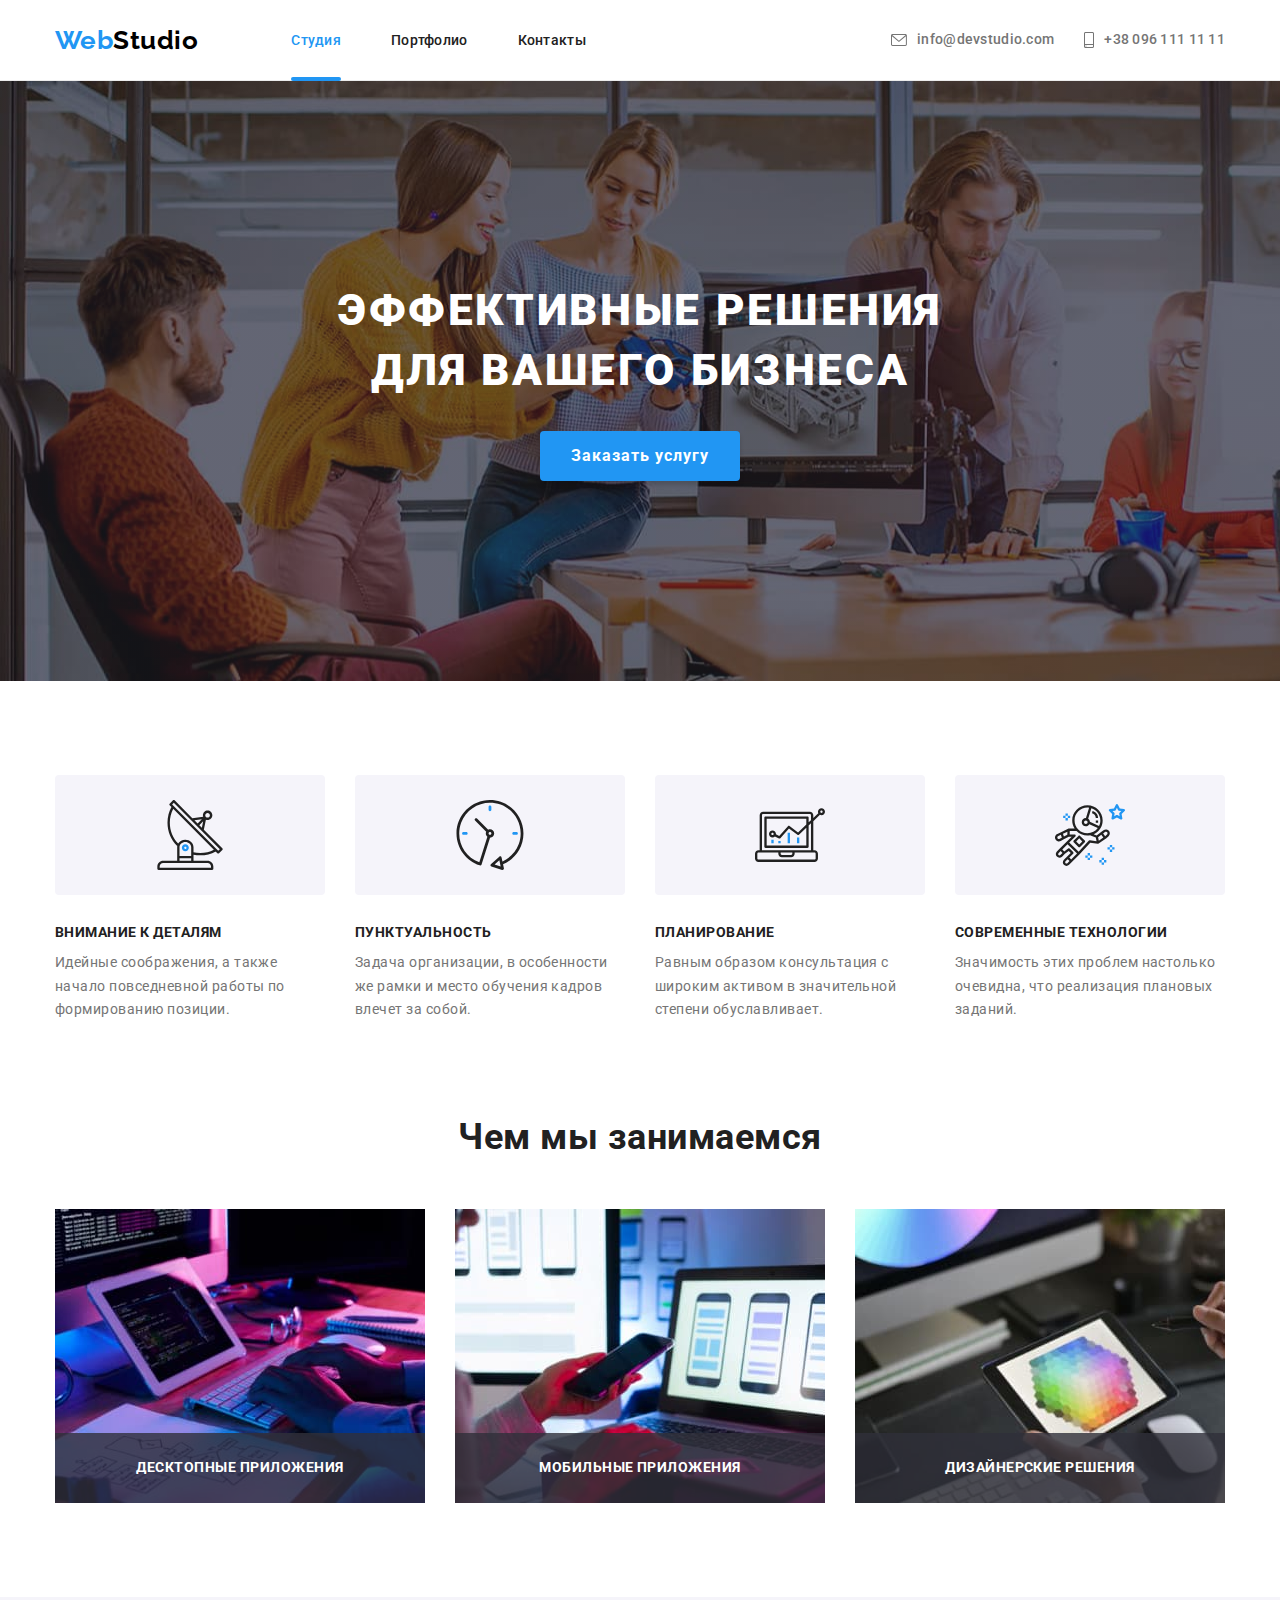
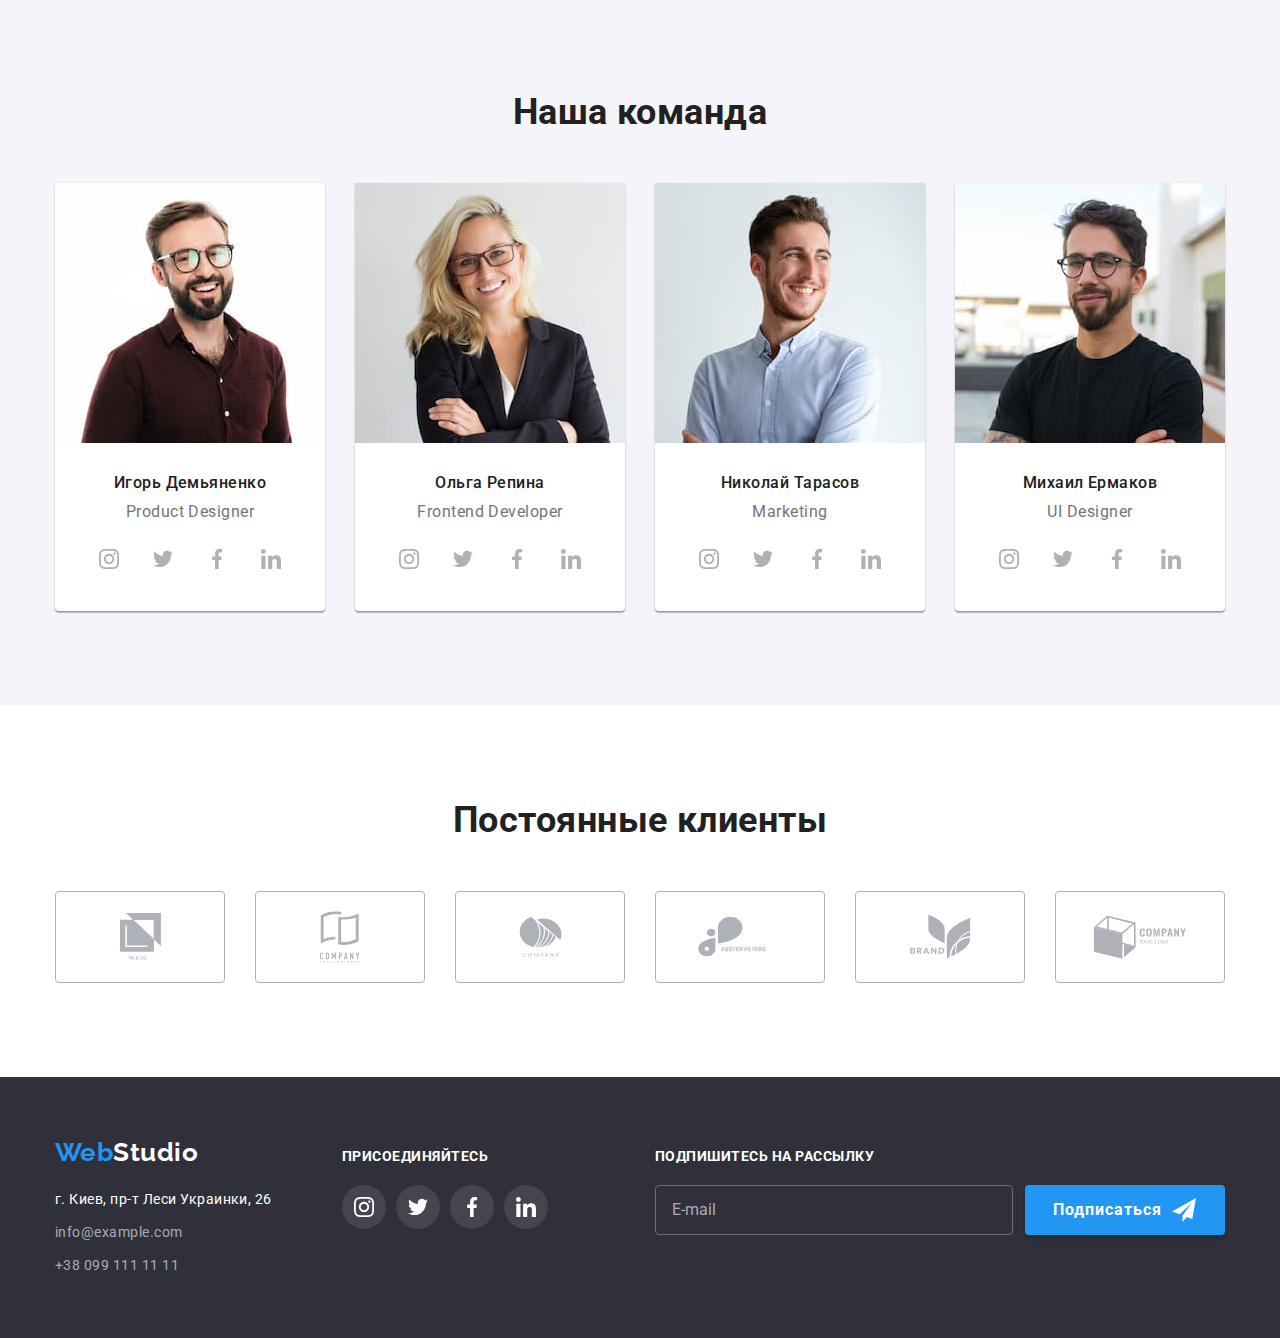
<file: index.html>
<!DOCTYPE html>
<html lang="ru">

<head>
    <meta charset="UTF-8">
    <meta http-equiv="X-UA-Compatible" content="IE=edge">
    <meta name="viewport" content="width=device-width, initial-scale=1.0">
    <title>WebStudio</title>
    <link rel="stylesheet" href="https://cdnjs.cloudflare.com/ajax/libs/modern-normalize/1.0.0/modern-normalize.min.css">
    <link rel="preconnect" href="https://fonts.gstatic.com">
    <link href="https://fonts.googleapis.com/css2?family=Raleway:wght@700&family=Roboto:wght@400;500;700;900&display=swap"
        rel="stylesheet">
    <link rel="stylesheet" href="./css/main.min.css">
</head>

<body>
    <!-- Header -->
    <header class="header">
        <div class="container header__container">
        <nav class="header__navigation">
            <a href="" class="logo logo--black link" lang="en"><span class="logo--blue">Web</span>Studio</a>

            <ul class="menu list">
                <li class="menu__item"><a href="" class="menu__link menu__link--current link">Студия</a></li>
                <li class="menu__item"><a href="./portfolio.html" class="menu__link link">Портфолио</a></li>
                <li class="menu__item"><a href="" class="menu__link link">Контакты</a></li>
            </ul>
        </nav>

        <ul class="contacts header__contacts list">
            <li class="contacts__item contacts__item--in-header">
                <a href="mailto:info@devstudio.com" class="contacts__link contacts__link--in-header link">
                    <svg class="contacts__icon" width="16" height="12">
                        <use href="./images/icons.svg#icon-envelope"></use>
                    </svg>
                    <span>info@devstudio.com</span>
                </a>
            </li>
            <li class="contacts__item contacts__item--in-header">
                <a href="tel:+380961111111" class="contacts__link contacts__link--in-header link">
                    <svg class="contacts__icon" width="10" height="16">
                        <use href="./images/icons.svg#icon-smartphone"></use>
                    </svg>
                    <span>+38 096 111 11 11</span>
                </a>
            </li>
        </ul>
        </div>
    </header>

    <!-- Main content -->
    <main>
        <div>
            <section class="hero">
                <div class="container">
                <h1 class="hero__title">Эффективные решения для вашего бизнеса</h1>
                <button type="button" class="button" data-modal-open>Заказать услугу</button>
                </div>
            </section>
        </div>

        <div>
            <section class="advantages">
                <div class="container">
                <h2 class="section-title hidden">Почему именно мы</h2>
                <ul class="advantages-list list">
                    <li class="advantages-list__item">
                        <div class="advantages-list__icon">
                            <svg width="70" height="70">
                            <use href="./images/icons.svg#icon-antenna"></use>
                            </svg>
                        </div>
                        <h3 class="advantages-list__title">Внимание к деталям</h3>
                        <p class="advantages-list__text">Идейные соображения, а также начало повседневной работы по формированию позиции.</p>
                    </li>
                    <li class="advantages-list__item">
                        <div class="advantages-list__icon">
                            <svg width="70" height="70">
                            <use href="./images/icons.svg#icon-clock"></use>
                        </svg>
                        </div>
                        <h3 class="advantages-list__title">Пунктуальность</h3>
                        <p class="advantages-list__text">Задача организации, в особенности же рамки и место обучения кадров влечет за собой.</p>
                    </li>
                    <li class="advantages-list__item">
                        <div class="advantages-list__icon">
                            <svg width="70" height="70">
                            <use href="./images/icons.svg#icon-diagram"></use>
                        </svg>
                        </div>
                        <h3 class="advantages-list__title">Планирование</h3>
                        <p class="advantages-list__text">Равным образом консультация с широким активом в значительной степени обуславливает.</p>
                    </li>
                    <li class="advantages-list__item">
                        <div class="advantages-list__icon">
                            <svg width="70" height="70">
                            <use href="./images/icons.svg#icon-astronaut"></use>
                        </svg>
                        </div>
                        <h3 class="advantages-list__title">Современные технологии</h3>
                        <p class="advantages-list__text">Значимость этих проблем настолько очевидна, что реализация плановых заданий.</p>
                    </li>
                </ul>
                </div>
            </section>
        </div>

        <div>
            <section class="works section">
                <div class="container">
                <h2 class="section-title">Чем мы занимаемся</h2>
                <ul class="works-list list">
                    <li class="works-list__item">
                        <img src="./images/box1.jpeg" alt="Человек пишет код" width="370">
                        <p class="works-list__text">Десктопные приложения</p>
                    </li>
                    <li class="works-list__item">
                        <img src="./images/box2.jpeg" alt="Человек с телефоном в руке" width="370">
                        <p class="works-list__text">Мобильные приложения</p>
                    </li>
                    <li class="works-list__item">
                        <img src="./images/box3.jpeg" alt="Человек выбирает цвет из гаммы" width="370">
                        <p class="works-list__text">Дизайнерские решения</p>
                    </li>
                </ul>
                </div>
            </section>
        </div>
        

        <div>
            <section class="team-section section">
                <div class="container">
                <h2 class="section-title">Наша команда</h2>
                <ul class="member list">
                    <li class="member__card">
                        <img class="member__photo" src="./images/img1.jpeg" alt="фото продакт дизайнера" width="270">
                        
                        <div class="member__meta">
                           <h3 class="member__name">Игорь Демьяненко</h3>
                           <p class="member__position">Product Designer</p>
                           <ul class="social-list list">
                               <li class="social-list__item">
                                   <a href="" class="social-list__link link">
                                       <svg class="social-list__icon">
                                           <use href="./images/icons.svg#icon-instagram"></use>
                                       </svg>
                                   </a>
                               </li>
                               <li class="social-list__item">
                                   <a href="" class="social-list__link link">
                                       <svg class="social-list__icon">
                                           <use href="./images/icons.svg#icon-twitter"></use>
                                       </svg>
                                   </a>
                               </li>
                               <li class="social-list__item">
                                   <a href="" class="social-list__link link">
                                       <svg class="social-list__icon">
                                           <use href="./images/icons.svg#icon-facebook"></use>
                                       </svg>
                                   </a>
                               </li>
                               <li class="social-list__item">
                                   <a href="" class="social-list__link link">
                                       <svg class="social-list__icon">
                                           <use href="./images/icons.svg#icon-linkedin"></use>
                                       </svg>
                                   </a>
                               </li>
                           </ul>
                        </div>
                    </li>
                    <li class="member__card">
                        <img class="member__photo" src="./images/img2.jpeg" alt="фото фронтенд разработчика" width="270">
                        <div class="member__meta">
                           <h3 class="member__name">Ольга Репина</h3>
                           <p class="member__position">Frontend Developer</p>
                           <ul class="social-list list">
                               <li class="social-list__item">
                                   <a href="" class="social-list__link link">
                                       <svg class="social-list__icon">
                                           <use href="./images/icons.svg#icon-instagram"></use>
                                       </svg>
                                   </a>
                               </li>
                               <li class="social-list__item">
                                   <a href="" class="social-list__link link">
                                       <svg class="social-list__icon">
                                           <use href="./images/icons.svg#icon-twitter"></use>
                                       </svg>
                                   </a>
                               </li>
                               <li class="social-list__item">
                                   <a href="" class="social-list__link link">
                                       <svg class="social-list__icon">
                                           <use href="./images/icons.svg#icon-facebook"></use>
                                       </svg>
                                   </a>
                               </li>
                               <li class="social-list__item">
                                   <a href="" class="social-list__link link">
                                       <svg class="social-list__icon">
                                           <use href="./images/icons.svg#icon-linkedin"></use>
                                       </svg>
                                   </a>
                               </li>
                           </ul>
                       </div>
                    </li>
                    <li class="member__card">
                        <img class="member__photo" src="./images/img3.jpeg" alt="фото специалиста по маркетингу" width="270">
                        <div class="member__meta">
                            <h3 class="member__name">Николай Тарасов</h3>
                            <p class="member__position">Marketing</p>
                            <ul class="social-list list">
                                <li class="social-list__item">
                                    <a href="" class="social-list__link link">
                                        <svg class="social-list__icon">
                                            <use href="./images/icons.svg#icon-instagram"></use>
                                        </svg>
                                    </a>
                                </li>
                                <li class="social-list__item">
                                    <a href="" class="social-list__link link">
                                        <svg class="social-list__icon">
                                            <use href="./images/icons.svg#icon-twitter"></use>
                                        </svg>
                                    </a>
                                </li>
                                <li class="social-list__item">
                                    <a href="" class="social-list__link link">
                                        <svg class="social-list__icon">
                                            <use href="./images/icons.svg#icon-facebook"></use>
                                        </svg>
                                    </a>
                                </li>
                                <li class="social-list__item">
                                    <a href="" class="social-list__link link">
                                        <svg class="social-list__icon">
                                            <use href="./images/icons.svg#icon-linkedin"></use>
                                        </svg>
                                    </a>
                                </li>
                            </ul>
                        </div>
                    </li>
                    <li class="member__card">
                        <img class="member__photo" src="./images/img4.jpeg" alt="фото дизайнера" width="270">
                        <div class="member__meta">
                            <h3 class="member__name">Михаил Ермаков</h3>
                            <p class="member__position">UI Designer</p>
                            <ul class="social-list list">
                                <li class="social-list__item">
                                    <a href="" class="social-list__link link">
                                        <svg class="social-list__icon">
                                            <use href="./images/icons.svg#icon-instagram"></use>
                                        </svg>
                                    </a>
                                </li>
                                <li class="social-list__item">
                                    <a href="" class="social-list__link link">
                                        <svg class="social-list__icon">
                                            <use href="./images/icons.svg#icon-twitter"></use>
                                        </svg>
                                    </a>
                                </li>
                                <li class="social-list__item">
                                    <a href="" class="social-list__link link">
                                        <svg class="social-list__icon">
                                            <use href="./images/icons.svg#icon-facebook"></use>
                                        </svg>
                                    </a>
                                </li>
                                <li class="social-list__item">
                                    <a href="" class="social-list__link link">
                                        <svg class="social-list__icon">
                                            <use href="./images/icons.svg#icon-linkedin"></use>
                                        </svg>
                                    </a>
                                </li>
                            </ul>
                        </div>
                    </li>
                </ul>
                </div>
            </section>
        </div>

        <div>
            <section class="clients section">
                <div class="container">
                    <h2 class="section-title">Постоянные клиенты</h2>
                    <ul class="client list"> 
                        <li class="client__card">
                            <a href="" class="client__link link">
                                <svg class="client__icon" width="41" height="47">
                                    <use href="./images/icons.svg#icon-company1"></use>
                                </svg>
                            </a>
                        </li>
                        <li class="client__card">
                            <a href="" class="client__link link">
                                <svg class="client__icon" width="40" height="52">
                                    <use href="./images/icons.svg#icon-company2"></use>
                                </svg>
                            </a>
                        </li>
                        <li class="client__card">
                            <a href="" class="client__link link">
                                <svg class="client__icon" width="43" height="41">
                                    <use href="./images/icons.svg#icon-company3"></use>
                                </svg>
                            </a>
                        </li>
                        <li class="client__card">
                            <a href="" class="client__link link">
                                <svg class="client__icon" width="84" height="41">
                                    <use href="./images/icons.svg#icon-company4"></use>
                                </svg>
                            </a>
                        </li>
                        <li class="client__card">
                            <a href="" class="client__link link">
                                <svg class="client__icon" width="63" height="45">
                                    <use href="./images/icons.svg#icon-company5"></use>
                                </svg>
                            </a>
                        </li>
                        <li class="client__card">
                            <a href="" class="client__link link">
                                <svg class="client__icon" width="94" height="44">
                                    <use href="./images/icons.svg#icon-company6"></use>
                                </svg>
                            </a>
                        </li>
                    </ul>
                </div>

            </section>
        </div>

    </main>

    <!-- ================ F O O T E R ================ -->
    <footer class="footer">
        <div class="container footer__container">
        <div class="footer__contacts">
        <a href="" class="logo logo--white link" lang="en"><span class="logo--blue">Web</span>Studio</a>
        <ul class="contacts list">
            <li class="contacts__item contacts__item--in-footer">
                <address><p class="contacts__address">г. Киев, пр-т Леси Украинки, 26</p></address>
            </li>
            <li class="contacts__item contacts__item--in-footer"><a href="mailto:info@example.com" class="contacts__link contacts__link--in-footer link">info@example.com</a></li>
            <li class="contacts__item contacts__item--in-footer"><a href="tel:+380991111111" class="contacts__link contacts__link--in-footer link">+38 099 111 11 11</a></li>
        </ul>
        </div>

        <div class="footer__social">
        <h3 class="footer__text">присоединяйтесь</h3>
        <ul class="social-list list">
            <li class="social-list__item">
                <a href="" class="social-list__link social-list__link--in-footer link">
                    <svg class="social-list__icon">
                        <use href="./images/icons.svg#icon-instagram"></use>
                    </svg>
                </a>
            </li>
            <li class="social-list__item">
                <a href="" class="social-list__link social-list__link--in-footer link">
                    <svg class="social-list__icon">
                        <use href="./images/icons.svg#icon-twitter"></use>
                    </svg>
                </a>
            </li>
            <li class="social-list__item">
                <a href="" class="social-list__link social-list__link--in-footer link">
                    <svg class="social-list__icon">
                        <use href="./images/icons.svg#icon-facebook"></use>
                    </svg>
                </a>
            </li>
            <li class="social-list__item">
                <a href="" class="social-list__link social-list__link--in-footer link">
                    <svg class="social-list__icon">
                        <use href="./images/icons.svg#icon-linkedin"></use>
                    </svg>
                </a>
            </li>
        </ul>
        </div>
        <div class="footer__subscribe">
            <p class="footer__text">Подпишитесь на рассылку</p>
            <form action="#" class="subscription-form">
                <input type="email" placeholder="E-mail" name="user-email" class="subscription-form__input" required>
                <button type="submit" class="button button--with-icon">
                    <span class="button__text">Подписаться</span>
                    <svg class="button__icon--end" width="24" height="24">
                        <use href="./images/icons.svg#icon-telegram"></use>
                    </svg>
                </button>
            </form>
        </div>

        </div>
    </footer>

    <!-- ================ B A C K D R O P ================ -->
<div class="backdrop is-hidden" data-modal>
    <div class="modal">
        <button type="button" class="close-btn" data-modal-close>
            <svg class="close-btn__icon">
                <use href="./images/icons.svg#icon-close-icon"></use>
            </svg>
        </button>
        <form action="#" class="modal-form"> 
           <p class="modal-form__title">Оставьте свои данные, мы вам перезвоним</p>

           <label for="user-name" class="modal-form__label modal-form__label--first">Имя</label>
           <div class="modal-form__input-field">
           <input class="modal-form__input" type="text" name="user-name" id="user-name" minlength="2" required>
           <svg class="modal-form__icon" width="18" height="18">
            <use href="./images/icons.svg#icon-user-icon"></use>
           </svg>
           </div>

           <label for="user-number" class="modal-form__label">Телефон</label>
           <div class="modal-form__input-field">
           <input class="modal-form__input" type="tel" name="user-number" id="user-number" required pattern="[0-9]{3}-[0-9]{3}-[0-9]{2}-[0-9]{2}" title="0xx-xxx-xx-xx">
           <svg class="modal-form__icon" width="18" height="18">
            <use href="./images/icons.svg#icon-form-phone"></use>
           </svg>
           </div>

           <label for="user-email" class="modal-form__label">Почта</label>
           <div class="modal-form__input-field">
           <input class="modal-form__input" type="email" name="user-email" id="user-email">
           <svg class="modal-form__icon" width="18" height="18">
               <use href="./images/icons.svg#icon-form-envelope"></use>
           </svg>
           </div>

           <label for="user-message" class="modal-form__label">Комментарий</label>
           <textarea class="modal-form__textarea" name="user-message" id="user-message" placeholder="Введите текст"></textarea>

           <label class="modal-form__policy-agreement">
            <input class="checkbox hidden" type="checkbox" name="user-agreement" value="policy-accepted">
            <svg class="checkbox__icon" width="16" height="15">
                <use href="./images/icons.svg#icon-check-icon"></use>
            </svg>
            Соглашаюсь с рассылкой и принимаю <a href="">Условия договора</a>
            </label>
           <button class="button" type="submit">Отправить</button>

        </form>
    </div>
</div>

<script src="./js/modal.js"></script>
</body>

</html>
</file>
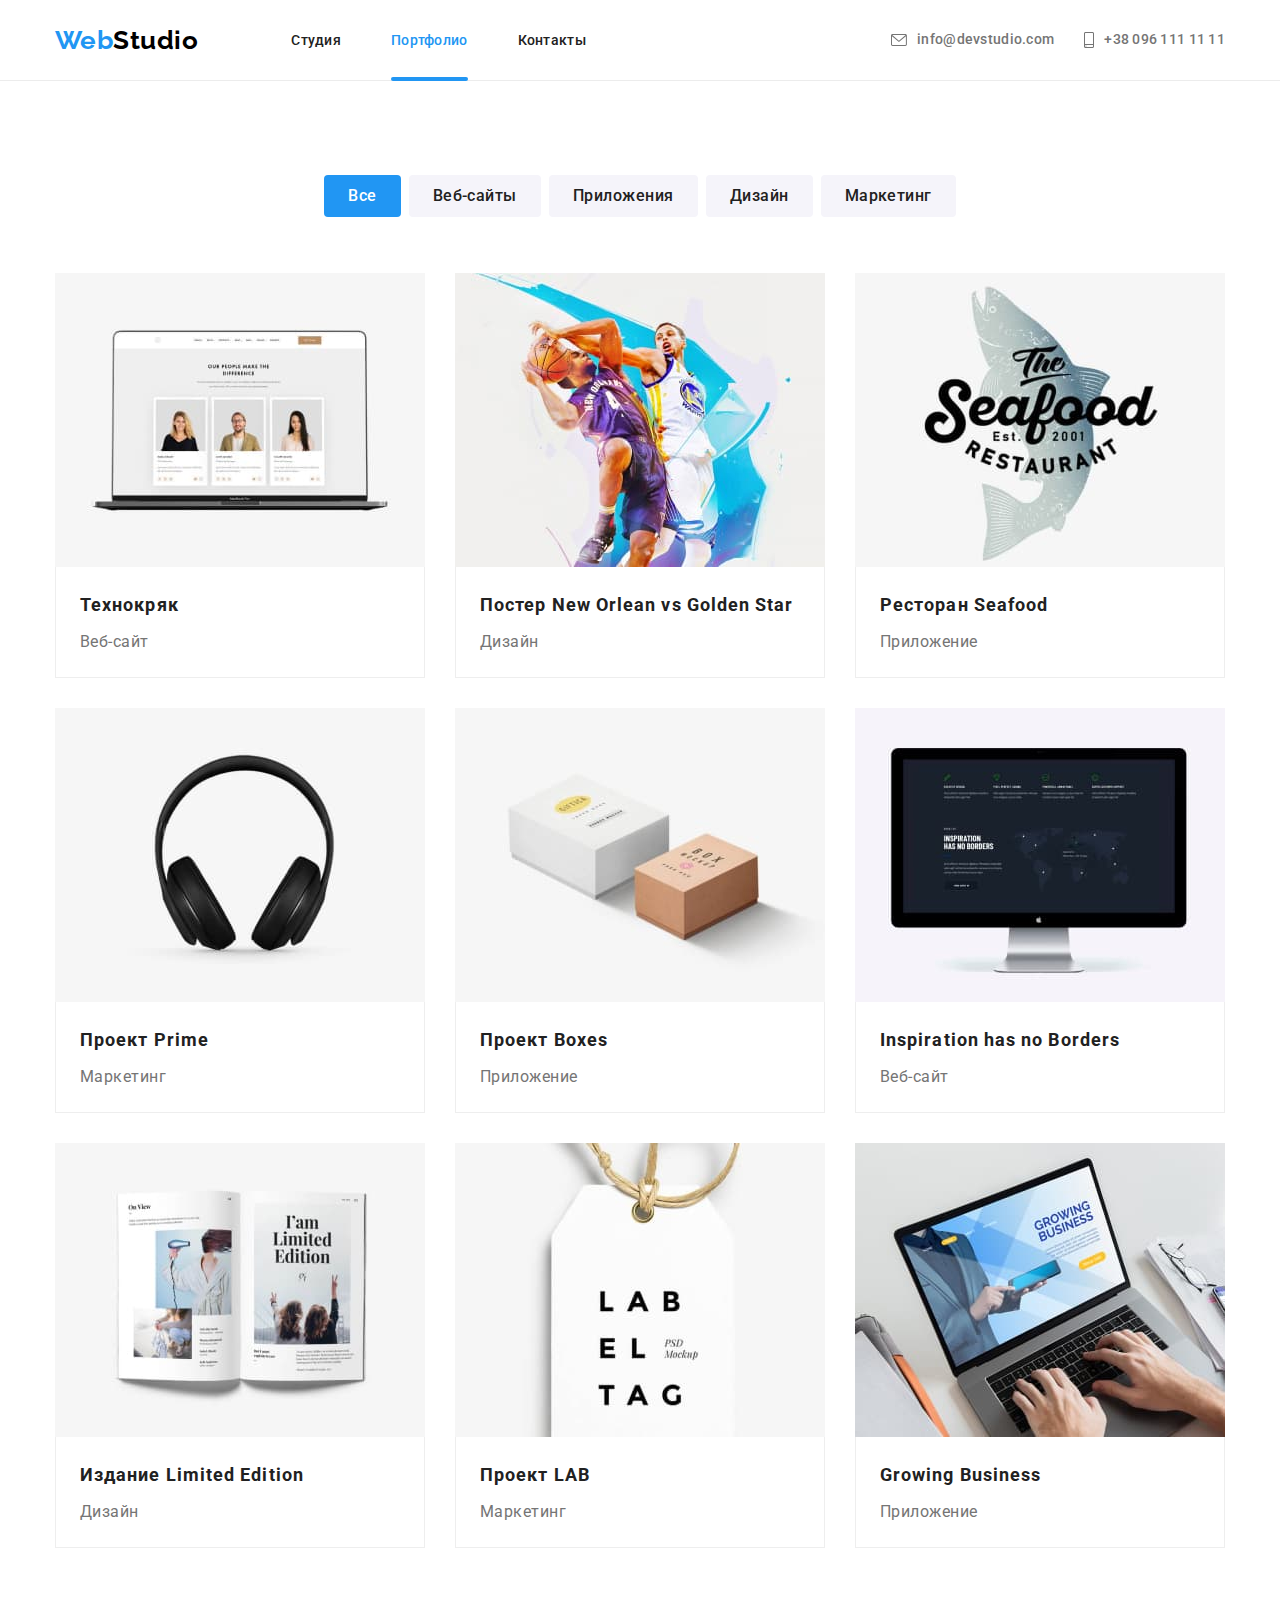
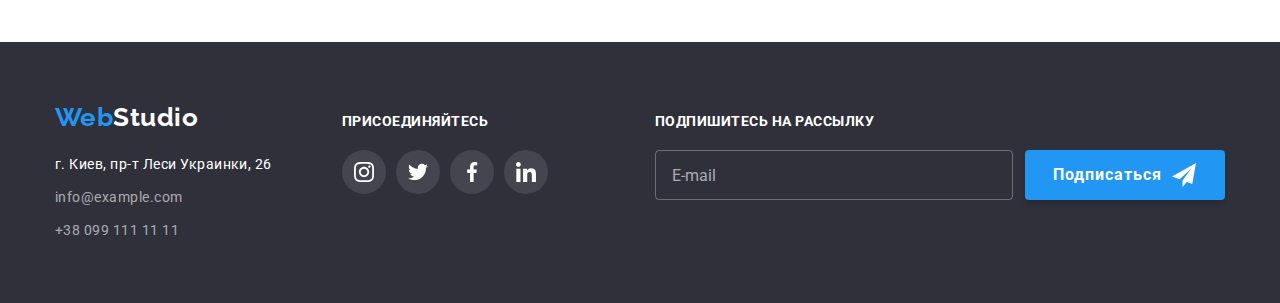
<file: portfolio.html>
<!DOCTYPE html>
<html lang="ru">

<head>
    <meta charset="UTF-8">
    <meta http-equiv="X-UA-Compatible" content="IE=edge">
    <meta name="viewport" content="width=device-width, initial-scale=1.0">
    <title>Portfolio</title>
    <link rel="stylesheet" href="https://cdnjs.cloudflare.com/ajax/libs/modern-normalize/1.0.0/modern-normalize.min.css">
    <link rel="preconnect" href="https://fonts.gstatic.com">
    <link href="https://fonts.googleapis.com/css2?family=Raleway:wght@700&family=Roboto:wght@400;500;700&display=swap"
        rel="stylesheet">
    <link rel="stylesheet" href="./css/main.min.css">
</head>

<body>
    <!-- Header -->
    <header class="header">
        <div class="container header__container">
        <nav class="header__navigation">
            <a href="./index.html" class="logo logo--black link" lang="en"><span class="logo--blue">Web</span>Studio</a>

            <ul class="menu list">
                <li class="menu__item"><a href="./index.html" class="menu__link link">Студия</a></li>
                <li class="menu__item"><a href="" class="menu__link menu__link--current link">Портфолио</a></li>
                <li class="menu__item"><a href="" class="menu__link link">Контакты</a></li>
            </ul>
        </nav>
        
        <ul class="contacts header__contacts list">
            <li class="contacts__item contacts__item--in-header">
                <a href="mailto:info@devstudio.com" class="contacts__link contacts__link--in-header link">
                <svg class="contacts__icon" width="16" height="12">
                    <use href="./images/icons.svg#icon-envelope"></use>
                </svg>
                <span>info@devstudio.com</span>
            </a>
        </li>
            <li class="contacts__item contacts__item--in-header">
                <a href="tel:+380961111111" class="contacts__link contacts__link--in-header link">
                    <svg class="contacts__icon" width="10" height="16">
                        <use href="./images/icons.svg#icon-smartphone"></use>
                    </svg>
                    <span>+38 096 111 11 11</span>
                </a>
            </li>
        </ul>
        </div>
    </header>

    <!-- Main content -->
    <main>
        <section class="section">
            <div class="container">
            <h1 class="section-title hidden">Портфолио</h1>
            <ul class="filter list">
                <li class="filter__item"><button type="button" class="filter__button filter__button--main">Все</button></li>
                <li class="filter__item"><button type="button" class="filter__button">Веб-сайты</button></li>
                <li class="filter__item"><button type="button" class="filter__button">Приложения</button></li>
                <li class="filter__item"><button type="button" class="filter__button">Дизайн</button></li>
                <li class="filter__item"><button type="button" class="filter__button">Маркетинг</button></li>
            </ul>
            <ul class="portfolio list">
                <li class="portfolio__item">
                    <a href="" class="portfolio__link link">
                        <div class="portfolio__img-wrapper">
                            <img src="./images/portfolioimg1.jpeg" alt="Веб-сайт открыт на ноутбуке" width="370">
                            <p class="portfolio__overlay">Технокряк это современная площадка распространения коронавируса. Компании используют эту платформу
                                для цифрового
                                шпионажа и атак на защищённые сервера конкурентов.</p>
                        </div>
                        <div class="portfolio__card-meta">
                            <h2 class="portfolio__card-name">Технокряк</h2>
                            <p class="portfolio__card-text">Веб-сайт</p>
                        </div>
                    </a>
                </li>
                <li class="portfolio__item">
                    <a href="" class="portfolio__link link">
                        <div class="portfolio__img-wrapper">
                        <img src="./images/portfolioimg2.jpeg" alt="Двое игроков баскетбольной команды" width="370">
                        <p class="portfolio__overlay">Технокряк это современная площадка распространения коронавируса. Компании используют эту платформу
                            для цифрового
                            шпионажа и атак на защищённые сервера конкурентов.</p>
                            </div>
                        <div class="portfolio__card-meta">
                            <h2 class="portfolio__card-name">Постер New Orlean vs Golden Star</h2>
                            <p class="portfolio__card-text">Дизайн</p>
                        </div>
                    </a>
                </li>
                <li class="portfolio__item">
                    <a href="" class="portfolio__link link">
                        <div class="portfolio__img-wrapper">
                        <img src="./images/portfolioimg3.jpeg" alt="Логотип рыбного ресторана" width="370">
                        <p class="portfolio__overlay">Технокряк это современная площадка распространения коронавируса. Компании используют эту платформу
                            для цифрового
                            шпионажа и атак на защищённые сервера конкурентов.</p>
                        </div>
                        <div class="portfolio__card-meta">
                            <h2 class="portfolio__card-name">Ресторан Seafood</h2>
                            <p class="portfolio__card-text">Приложение</p>
                        </div>
                    </a>
                </li>
                <li class="portfolio__item">
                    <a href="" class="portfolio__link link">
                        <div class="portfolio__img-wrapper">
                        <img src="./images/portfolioimg4.jpeg" alt="Беспроводные накладные наушники" width="370">
                        <p class="portfolio__overlay">Технокряк это современная площадка распространения коронавируса. Компании используют эту платформу
                            для цифрового
                            шпионажа и атак на защищённые сервера конкурентов.</p>
                        </div>
                        <div class="portfolio__card-meta">
                            <h2 class="portfolio__card-name">Проект Prime</h2>
                            <p class="portfolio__card-text">Маркетинг</p>
                        </div>
                    </a>
                </li>
                <li class="portfolio__item">
                    <a href="" class="portfolio__link link">
                        <div class="portfolio__img-wrapper">
                        <img src="./images/portfolioimg5.jpeg" alt="Белая и коричневая коробки" width="370">
                        <p class="portfolio__overlay">Технокряк это современная площадка распространения коронавируса. Компании используют эту платформу
                            для цифрового
                            шпионажа и атак на защищённые сервера конкурентов.</p>
                        </div>
                        <div class="portfolio__card-meta">
                            <h2 class="portfolio__card-name">Проект Boxes</h2>
                            <p class="portfolio__card-text">Приложение</p>
                        </div>
                    </a>
                </li>
                <li class="portfolio__item">
                    <a href="" class="portfolio__link link">
                        <div class="portfolio__img-wrapper">
                        <img src="./images/portfolioimg6.jpeg" alt="Веб-сайт на экране компьютера" width="370">
                        <p class="portfolio__overlay">Технокряк это современная площадка распространения коронавируса. Компании используют эту платформу
                            для цифрового
                            шпионажа и атак на защищённые сервера конкурентов.</p>
                        </div>
                        <div class="portfolio__card-meta">
                            <h2 class="portfolio__card-name">Inspiration has no Borders</h2>
                            <p class="portfolio__card-text">Веб-сайт</p>
                        </div>
                    </a>
                </li>
                <li class="portfolio__item">
                    <a href="" class="portfolio__link link">
                        <div class="portfolio__img-wrapper">
                        <img src="./images/portfolioimg7.jpeg" alt="Открытый глянцевый журнал" width="370">
                        <p class="portfolio__overlay">Технокряк это современная площадка распространения коронавируса. Компании используют эту платформу
                            для цифрового
                            шпионажа и атак на защищённые сервера конкурентов.</p>
                        </div>
                        <div class="portfolio__card-meta">
                            <h2 class="portfolio__card-name">Издание Limited Edition</h2>
                            <p class="portfolio__card-text">Дизайн</p>
                        </div>
                    </a> 
                </li>
                <li class="portfolio__item">
                    <a href="" class="portfolio__link link">
                        <div class="portfolio__img-wrapper">
                        <img src="./images/portfolioimg8.jpeg" alt="Картонная бирка" width="370">
                        <p class="portfolio__overlay">Технокряк это современная площадка распространения коронавируса. Компании используют эту платформу
                            для цифрового
                            шпионажа и атак на защищённые сервера конкурентов.</p>
                        </div>
                        <div class="portfolio__card-meta">
                            <h2 class="portfolio__card-name">Проект LAB</h2>
                            <p class="portfolio__card-text">Маркетинг</p>
                        </div>
                    </a>
                </li>
                <li class="portfolio__item">
                    <a href="" class="portfolio__link link">
                        <div class="portfolio__img-wrapper">
                        <img src="./images/portfolioimg9.jpeg" alt="Человек пользуется приложением на ноутбуке" width="370">
                        <p class="portfolio__overlay">Технокряк это современная площадка распространения коронавируса. Компании используют эту платформу
                            для цифрового
                            шпионажа и атак на защищённые сервера конкурентов.</p>
                        </div>
                        <div class="portfolio__card-meta">
                            <h2 class="portfolio__card-name" lang="en">Growing Business</h2>
                            <p class="portfolio__card-text">Приложение</p>
                        </div>
                    </a>
                </li>
            </ul>
            </div>
        </section>
    </main>

    <!-- Footer -->
    <footer class="footer">
        <div class="container footer__container">
        <div class="footer__contacts">
        <a href="" class="logo logo--white link" lang="en"><span class="logo--blue">Web</span>Studio</a>
        <ul class="contacts list">
            <li class="contacts__item contacts__item--in-footer"><address><p class="contacts__address">г. Киев, пр-т Леси Украинки, 26</p></address></li>
            <li class="contacts__item contacts__item--in-footer"><a href="mailto:info@example.com" class="contacts__link contacts__link--in-footer link">info@example.com</a></li>
            <li class="contacts__item contacts__item--in-footer"><a href="tel:+380991111111" class="contacts__link contacts__link--in-footer link">+38 099 111 11 11</a></li>
        </ul>
        </div>
       

        <div class="footer__social">
            <h3 class="footer__text">присоединяйтесь</h3>
            <ul class="social-list list">
                <li class="social-list__item">
                    <a href="" class="social-list__link social-list__link--in-footer link">
                        <svg class="social-list__icon">
                            <use href="./images/icons.svg#icon-instagram"></use>
                        </svg>
                    </a>
                </li>
                <li class="social-list__item">
                    <a href="" class="social-list__link social-list__link--in-footer link">
                        <svg class="social-list__icon">
                            <use href="./images/icons.svg#icon-twitter"></use>
                        </svg>
                    </a>
                </li>
                <li class="social-list__item">
                    <a href="" class="social-list__link social-list__link--in-footer link">
                        <svg class="social-list__icon">
                            <use href="./images/icons.svg#icon-facebook"></use>
                        </svg>
                    </a>
                </li>
                <li class="social-list__item">
                    <a href="" class="social-list__link social-list__link--in-footer link">
                        <svg class="social-list__icon">
                            <use href="./images/icons.svg#icon-linkedin"></use>
                        </svg>
                    </a>
                </li>
            </ul>
        </div>
        <div class="footer__subscribe">
            <p class="footer__text">Подпишитесь на рассылку</p>
            <form action="#" class="subscription-form">
                <input type="email" placeholder="E-mail" name="user-email" class="subscription-form__input" required>
                <button type="submit" class="button button--with-icon">
                    <span class="button__text">Подписаться</span>
                    <svg class="button__icon--end" width="24" height="24">
                        <use href="./images/icons.svg#icon-telegram"></use>
                    </svg>
                </button>
            </form>
        </div>
        </div>
    </footer>

</body>
</html>
</file>
<file: css/main.min.css>
:root{--primary-background-color: #ffffff;--secondary-background-color: #2f303a;--third-background-color: #f5f4fa;--primary-text-color: #212121;--secondary-text-color: #757575;--accent-color: #2196f3;--black-logo-color: #000000;--trird-text-color: rgba(255, 255, 255, 0.6);--icon-color: #afb1b8}.hidden{position:absolute;width:1px;height:1px;margin:-1px;border:0;padding:0;white-space:nowrap;-webkit-clip-path:inset(100%);clip-path:inset(100%);clip:rect(0 0 0 0);overflow:hidden}body{background-color:var(--primary-background-color);color:var(--primary-text-color);font-family:'Roboto', sans-serif;font-style:normal;font-weight:normal;letter-spacing:0.03em}h1,h2,h3,h4,h5,h6,p{margin-top:0;margin-bottom:0}ul,ol{margin-top:0;margin-bottom:0;padding-left:0}img{display:block;max-width:100%;height:auto}.list{list-style:none}.link{text-decoration:none}.section{padding-bottom:94px;padding-top:94px}.container{width:1200px;padding:0 15px;margin:0 auto}.logo{font-family:Raleway;font-weight:700;font-size:26px;line-height:1.19;-webkit-transition:color 250ms cubic-bezier(0.4, 0, 0.2, 1);transition:color 250ms cubic-bezier(0.4, 0, 0.2, 1)}.logo:hover,.logo:focus{color:var(--accent-color)}.logo--black{color:var(--black-logo-color);margin-right:93px}.logo--white{color:#ffffff;margin-bottom:20px;display:block;-webkit-transition:color 250ms cubic-bezier(0.4, 0, 0.2, 1);transition:color 250ms cubic-bezier(0.4, 0, 0.2, 1)}.logo--blue{color:var(--accent-color)}.header__contacts{display:-webkit-box;display:-ms-flexbox;display:flex;-webkit-box-align:center;-ms-flex-align:center;align-items:center}.contacts__item--in-header:not(:last-child){margin-right:30px}.contacts__link--in-header{font-weight:500;font-size:14px;line-height:1.14;letter-spacing:0.02em;color:var(--secondary-text-color);display:-webkit-box;display:-ms-flexbox;display:flex;-webkit-box-align:center;-ms-flex-align:center;align-items:center;padding:32px 0;-webkit-transition:color 250ms cubic-bezier(0.4, 0, 0.2, 1);transition:color 250ms cubic-bezier(0.4, 0, 0.2, 1)}.contacts__link--in-header:hover,.contacts__link--in-header:focus{color:var(--accent-color)}.contacts__icon{margin-right:10px;fill:currentColor}.contacts__item--in-footer:not(:last-child){margin-bottom:9px}.contacts__link--in-footer{font-size:14px;line-height:1.71;color:var(--trird-text-color);-webkit-transition:color 250ms cubic-bezier(0.4, 0, 0.2, 1);transition:color 250ms cubic-bezier(0.4, 0, 0.2, 1)}.contacts__link--in-footer:hover,.contacts__link--in-footer:focus{color:var(--accent-color)}.button{color:#ffffff;width:200px;height:50px;font-family:inherit;font-weight:700;font-size:16px;line-height:1.875;letter-spacing:0.06em;background:var(--accent-color);-webkit-box-shadow:0px 4px 4px rgba(0,0,0,0.15);box-shadow:0px 4px 4px rgba(0,0,0,0.15);border-color:transparent;border-width:0;border-radius:4px;cursor:pointer;margin:0 auto;-webkit-transition:background-color 250ms cubic-bezier(0.4, 0, 0.2, 1);transition:background-color 250ms cubic-bezier(0.4, 0, 0.2, 1)}.button:focus,.button:hover{background-color:#188ce8}.button--with-icon{display:-webkit-box;display:-ms-flexbox;display:flex;-webkit-box-align:center;-ms-flex-align:center;align-items:center;padding:10px 28px}.button__icon--end{margin-left:10px}.social-list{display:-webkit-box;display:-ms-flexbox;display:flex;-webkit-box-pack:justify;-ms-flex-pack:justify;justify-content:space-between}.social-list__link{display:-webkit-box;display:-ms-flexbox;display:flex;-webkit-box-align:center;-ms-flex-align:center;align-items:center;-webkit-box-pack:center;-ms-flex-pack:center;justify-content:center;width:44px;height:44px;background-color:#ffffff;border-radius:50%;color:var(--icon-color);-webkit-transition:background-color 250ms cubic-bezier(0.4, 0, 0.2, 1);transition:background-color 250ms cubic-bezier(0.4, 0, 0.2, 1)}.social-list__link:hover,.social-list__link:focus{background-color:var(--accent-color)}.social-list__link--in-footer{background:rgba(255,255,255,0.1);color:#ffffff}.social-list__link--in-footer:hover,.social-list__link--in-footer:focus{background-color:var(--accent-color)}.social-list__icon{width:20px;height:20px;fill:currentColor;-webkit-transition:fill 250ms cubic-bezier(0.4, 0, 0.2, 1);transition:fill 250ms cubic-bezier(0.4, 0, 0.2, 1)}.social-list__link:hover .social-list__icon,.social-list__link:focus .social-list__icon{fill:#ffffff}.section-title{font-weight:700;font-size:36px;line-height:1.17;text-align:center;margin-bottom:50px;margin-top:0}.backdrop{position:fixed;top:0;left:0;z-index:10;width:100vw;height:100vh;background:rgba(0,0,0,0.2);-webkit-transition:opacity 250ms cubic-bezier(0.4, 0, 0.2, 1),visibility 250ms cubic-bezier(0.4, 0, 0.2, 1);transition:opacity 250ms cubic-bezier(0.4, 0, 0.2, 1),visibility 250ms cubic-bezier(0.4, 0, 0.2, 1)}.is-hidden{opacity:0;visibility:hidden;pointer-events:none}.modal{position:absolute;top:50%;left:50%;-webkit-transform:translate(-50%, -50%);transform:translate(-50%, -50%);width:528px;height:581px;padding:40px;background:#ffffff;border-radius:4px}.close-btn{position:absolute;top:8px;right:8px;display:-webkit-box;display:-ms-flexbox;display:flex;-webkit-box-pack:center;-ms-flex-pack:center;justify-content:center;-webkit-box-align:center;-ms-flex-align:center;align-items:center;width:30px;height:30px;color:#000000;background:transparent;border:1px solid rgba(0,0,0,0.1);border-radius:50%;cursor:pointer}.close-btn__icon{width:11px;height:11px;padding:0;-webkit-transition:fill 250ms cubic-bezier(0.4, 0, 0.2, 1);transition:fill 250ms cubic-bezier(0.4, 0, 0.2, 1)}.close-btn:hover .close-btn__icon,.close-btn:focus .close-btn__icon{fill:var(--accent-color)}.modal-form{display:-webkit-box;display:-ms-flexbox;display:flex;-webkit-box-orient:vertical;-webkit-box-direction:normal;-ms-flex-direction:column;flex-direction:column}.modal-form__title{font-weight:700;font-size:20px;line-height:1.15;text-align:center;margin-bottom:12px}.modal-form__label{font-size:12px;line-height:1.166;letter-spacing:0.01em;color:var(--secondary-text-color);margin-bottom:4px;margin-top:10px}.modal-form__label--first.first{margin-top:0}.modal-form__input-field{position:relative}.modal-form__input,.modal-form__textarea{width:100%;height:40px;border:1px solid rgba(33,33,33,0.2);border-radius:4px}.modal-form__input{padding-left:42px;-webkit-transition:border-color 250ms cubic-bezier(0.4, 0, 0.2, 1);transition:border-color 250ms cubic-bezier(0.4, 0, 0.2, 1)}.modal-form__input:focus{border-color:var(--accent-color);outline:none}.modal-form__textarea{height:120px;padding:12px 16px;resize:none;margin-bottom:20px;-webkit-transition:border-color 250ms cubic-bezier(0.4, 0, 0.2, 1);transition:border-color 250ms cubic-bezier(0.4, 0, 0.2, 1)}.modal-form__textarea:focus{border-color:var(--accent-color);outline:none}.modal-form__textarea::-webkit-input-placeholder{color:rgba(117,117,117,0.5);font-size:12px;line-height:1.166;letter-spacing:0.01em}.modal-form__textarea:-ms-input-placeholder{color:rgba(117,117,117,0.5);font-size:12px;line-height:1.166;letter-spacing:0.01em}.modal-form__textarea::-ms-input-placeholder{color:rgba(117,117,117,0.5);font-size:12px;line-height:1.166;letter-spacing:0.01em}.modal-form__textarea::placeholder{color:rgba(117,117,117,0.5);font-size:12px;line-height:1.166;letter-spacing:0.01em}.modal-form__icon{position:absolute;top:50%;left:15px;-webkit-transform:translateY(-50%);transform:translateY(-50%);-webkit-transition:fill 250ms cubic-bezier(0.4, 0, 0.2, 1);transition:fill 250ms cubic-bezier(0.4, 0, 0.2, 1)}.modal-form__input:focus+.modal-form__icon{fill:var(--accent-color)}.modal-form__policy-agreement{display:inline-block;font-size:14px;line-height:1.714;color:var(--secondary-text-color);margin-left:auto;margin-right:auto;margin-bottom:30px}.menu{display:-webkit-box;display:-ms-flexbox;display:flex;-webkit-box-align:center;-ms-flex-align:center;align-items:center}.menu__item:not(:last-child){margin-right:50px}.menu__link{color:inherit;padding:32px 0;font-weight:500;font-size:14px;line-height:1.14;letter-spacing:0.02em;-webkit-transition:color 250ms cubic-bezier(0.4, 0, 0.2, 1);transition:color 250ms cubic-bezier(0.4, 0, 0.2, 1)}.menu__link:hover,.menu__link:focus{color:var(--accent-color)}.menu__link--current{color:var(--accent-color);position:relative}.menu__link--current::after{content:"";display:block;position:absolute;left:0;bottom:-1px;width:100%;height:4px;background:var(--accent-color);border-radius:2px}.subscription-form{display:-webkit-box;display:-ms-flexbox;display:flex;margin-left:auto}.subscription-form__input{width:358px;height:50px;border:1px solid rgba(255,255,255,0.3);border-radius:4px;background-color:transparent;color:#ffffff;padding-left:16px;margin-right:12px}.subscription-form__input::-webkit-input-placeholder{font-size:16px;line-height:1.25;color:rgba(255,255,255,0.6)}.subscription-form__input:-ms-input-placeholder{font-size:16px;line-height:1.25;color:rgba(255,255,255,0.6)}.subscription-form__input::-ms-input-placeholder{font-size:16px;line-height:1.25;color:rgba(255,255,255,0.6)}.subscription-form__input::placeholder{font-size:16px;line-height:1.25;color:rgba(255,255,255,0.6)}.checkbox__icon{vertical-align:middle;background:#ffffff;width:16px;height:15px;border:2px solid #212121;border-radius:2px;margin-right:5px;-webkit-transition:-webkit-box-shadow 250ms cubic-bezier(0.4, 0, 0.2, 1);transition:-webkit-box-shadow 250ms cubic-bezier(0.4, 0, 0.2, 1);transition:box-shadow 250ms cubic-bezier(0.4, 0, 0.2, 1);transition:box-shadow 250ms cubic-bezier(0.4, 0, 0.2, 1), -webkit-box-shadow 250ms cubic-bezier(0.4, 0, 0.2, 1)}.checkbox:checked+.checkbox__icon{background-color:var(--accent-color);border:transparent}.checkbox:focus+.checkbox__icon{-webkit-box-shadow:0px 4px 4px rgba(0,0,0,0.15);box-shadow:0px 4px 4px rgba(0,0,0,0.15)}.header{border-bottom:1px solid #ececec}.header__container{display:-webkit-box;display:-ms-flexbox;display:flex;-webkit-box-align:center;-ms-flex-align:center;align-items:center;-webkit-box-pack:justify;-ms-flex-pack:justify;justify-content:space-between}.header__navigation{display:-webkit-box;display:-ms-flexbox;display:flex;-webkit-box-align:center;-ms-flex-align:center;align-items:center}.hero{background-color:#c4c4c4;text-align:center;padding-top:200px;padding-bottom:200px;margin-left:auto;margin-right:auto;background-image:-webkit-gradient(linear, left top, left bottom, from(rgba(47,48,58,0.4)), to(rgba(47,48,58,0.4))),url(../images/background.jpeg);background-image:linear-gradient(rgba(47,48,58,0.4), rgba(47,48,58,0.4)),url(../images/background.jpeg);background-size:cover;max-width:1600px}.hero__title{color:#ffffff;width:696px;font-weight:900;font-size:44px;line-height:1.36;letter-spacing:0.06em;margin-top:0;margin-bottom:30px;text-align:center;margin-left:auto;margin-right:auto}.hero__title,.advantages-list__title,.works-list__text{text-transform:uppercase}.advantages{padding-top:94px}.advantages-list{display:-webkit-box;display:-ms-flexbox;display:flex;margin-top:-30px;margin-left:-30px}.advantages-list__item{margin-left:30px;margin-top:30px;-ms-flex-preferred-size:calc((100% - 120px) / 4);flex-basis:calc((100% - 120px) / 4)}.advantages-list__title{margin-bottom:10px}.advantages-list__title,.works-list__text{font-weight:700;font-size:14px;line-height:1.14;margin-top:0}.advantages-list__text{color:var(--secondary-text-color);font-size:14px;line-height:1.71;margin:0}.advantages-list__icon{background-color:var(--third-background-color);width:270px;height:120px;margin-bottom:30px;padding:25px 100px;border-radius:4px}.works-list{display:-webkit-box;display:-ms-flexbox;display:flex;margin-top:-30px;margin-left:-30px}.works-list__item{position:relative;margin-top:30px;margin-left:30px;-ms-flex-preferred-size:calc((100% - 90px) / 3);flex-basis:calc((100% - 90px) / 3)}.works-list__text{position:absolute;bottom:0;text-align:center;padding-top:27px;padding-bottom:27px;width:100%;height:70px;color:#ffffff;background:rgba(47,48,58,0.8)}.team-section{background-color:var(--third-background-color)}.member{display:-webkit-box;display:-ms-flexbox;display:flex;margin-top:-30px;margin-left:-30px}.member__meta{padding-top:30px;padding-bottom:30px;padding-left:32px;padding-right:32px;text-align:center}.member__card{background-color:var(--primary-background-color);margin-top:30px;margin-left:30px;-ms-flex-preferred-size:calc((100% - 120px) / 4);flex-basis:calc((100% - 120px) / 4);-webkit-box-shadow:0px 1px 3px rgba(0,0,0,0.12),0px 1px 1px rgba(0,0,0,0.14),0px 2px 1px rgba(0,0,0,0.2);box-shadow:0px 1px 3px rgba(0,0,0,0.12),0px 1px 1px rgba(0,0,0,0.14),0px 2px 1px rgba(0,0,0,0.2);border-radius:0px 0px 4px 4px}.member__name{font-weight:500;font-size:16px;line-height:1.19;margin-bottom:10px}.member__position{color:var(--secondary-text-color);font-size:16px;line-height:1.19;margin-top:0;margin-bottom:16px}.client{display:-webkit-box;display:-ms-flexbox;display:flex;margin-top:-30px;margin-left:-30px}.client__card{display:-webkit-box;display:-ms-flexbox;display:flex;margin-top:30px;margin-left:30px;-ms-flex-preferred-size:calc((100% - 180px) / 6);flex-basis:calc((100% - 180px) / 6)}.client__link{display:-webkit-box;display:-ms-flexbox;display:flex;-webkit-box-pack:center;-ms-flex-pack:center;justify-content:center;-webkit-box-align:center;-ms-flex-align:center;align-items:center;width:170px;height:92px;background-color:#ffffff;border:1px solid #afb1b8;border-radius:4px;color:var(--icon-color);-webkit-transition:border-color 250ms cubic-bezier(0.4, 0, 0.2, 1);transition:border-color 250ms cubic-bezier(0.4, 0, 0.2, 1)}.client__link:hover,.client__link:focus{border-color:var(--accent-color)}.client__icon{fill:currentColor;-webkit-transition:fill 250ms cubic-bezier(0.4, 0, 0.2, 1);transition:fill 250ms cubic-bezier(0.4, 0, 0.2, 1)}.client__link:hover .client__icon,.client__link:focus .client__icon{fill:var(--accent-color)}.footer{background-color:var(--secondary-background-color);padding-top:60px;padding-bottom:60px}.footer__container{display:-webkit-box;display:-ms-flexbox;display:flex;-webkit-box-align:baseline;-ms-flex-align:baseline;align-items:baseline}.footer__contacts{margin-right:70px}.contacts__address{font-style:normal;font-size:14px;line-height:1.71;color:#ffffff}.footer__social{width:206px}.footer__text{text-transform:uppercase;font-weight:700;font-size:14px;line-height:1.14;margin-top:0;color:#ffffff;margin-bottom:20px}.footer__subscribe{margin-left:auto}.filter{display:-webkit-box;display:-ms-flexbox;display:flex;-webkit-box-pack:center;-ms-flex-pack:center;justify-content:center;margin-bottom:56px}.filter__item:not(:last-child){margin-right:8px}.filter__button{font-family:inherit;font-weight:500;font-size:16px;line-height:1.63;text-align:center;letter-spacing:inherit;color:inherit;background:var(--third-background-color);cursor:pointer;border-radius:4px;border-color:transparent;padding:6px 22px;-webkit-transition:color 250ms cubic-bezier(0.4, 0, 0.2, 1),background-color 250ms cubic-bezier(0.4, 0, 0.2, 1),-webkit-box-shadow 250ms cubic-bezier(0.4, 0, 0.2, 1);transition:color 250ms cubic-bezier(0.4, 0, 0.2, 1),background-color 250ms cubic-bezier(0.4, 0, 0.2, 1),-webkit-box-shadow 250ms cubic-bezier(0.4, 0, 0.2, 1);transition:color 250ms cubic-bezier(0.4, 0, 0.2, 1),background-color 250ms cubic-bezier(0.4, 0, 0.2, 1),box-shadow 250ms cubic-bezier(0.4, 0, 0.2, 1);transition:color 250ms cubic-bezier(0.4, 0, 0.2, 1),background-color 250ms cubic-bezier(0.4, 0, 0.2, 1),box-shadow 250ms cubic-bezier(0.4, 0, 0.2, 1),-webkit-box-shadow 250ms cubic-bezier(0.4, 0, 0.2, 1)}.filter__button:hover,.filter__button:focus{color:#ffffff;background-color:var(--accent-color);-webkit-box-shadow:0px 3px 1px rgba(0,0,0,0.1),0px 1px 2px rgba(0,0,0,0.08),0px 2px 2px rgba(0,0,0,0.12);box-shadow:0px 3px 1px rgba(0,0,0,0.1),0px 1px 2px rgba(0,0,0,0.08),0px 2px 2px rgba(0,0,0,0.12)}.filter__button--main{background-color:var(--accent-color);color:#ffffff}.portfolio{display:-webkit-box;display:-ms-flexbox;display:flex;-ms-flex-wrap:wrap;flex-wrap:wrap;margin-top:-30px;margin-left:-30px}.portfolio__item{margin-left:30px;margin-top:30px;-ms-flex-preferred-size:calc((100% - 90px) / 3);flex-basis:calc((100% - 90px) / 3);display:-webkit-box;display:-ms-flexbox;display:flex}.portfolio__link{-webkit-transition:-webkit-box-shadow 250ms cubic-bezier(0.4, 0, 0.2, 1);transition:-webkit-box-shadow 250ms cubic-bezier(0.4, 0, 0.2, 1);transition:box-shadow 250ms cubic-bezier(0.4, 0, 0.2, 1);transition:box-shadow 250ms cubic-bezier(0.4, 0, 0.2, 1), -webkit-box-shadow 250ms cubic-bezier(0.4, 0, 0.2, 1)}.portfolio__link:focus,.portfolio__link:hover{-webkit-box-shadow:0px 1px 1px rgba(0,0,0,0.12),0px 4px 4px rgba(0,0,0,0.06),1px 4px 6px rgba(0,0,0,0.16);box-shadow:0px 1px 1px rgba(0,0,0,0.12),0px 4px 4px rgba(0,0,0,0.06),1px 4px 6px rgba(0,0,0,0.16)}.portfolio__img-wrapper{position:relative;overflow:hidden}.portfolio__overlay{position:absolute;top:0;left:0;height:294px;width:100%;background:rgba(33,150,243,0.9);color:#ffffff;font-size:18px;line-height:1.56;padding:63px 24px;overflow:auto;-webkit-transform:translateY(100%);transform:translateY(100%);-webkit-transition:-webkit-transform 250ms cubic-bezier(0.4, 0, 0.2, 1);transition:-webkit-transform 250ms cubic-bezier(0.4, 0, 0.2, 1);transition:transform 250ms cubic-bezier(0.4, 0, 0.2, 1);transition:transform 250ms cubic-bezier(0.4, 0, 0.2, 1), -webkit-transform 250ms cubic-bezier(0.4, 0, 0.2, 1)}.portfolio__link:hover .portfolio__overlay,.portfolio__link:focus .portfolio__overlay{-webkit-transform:translateY(0%);transform:translateY(0%)}.portfolio__card-meta{padding:20px 24px;border-right:1px solid #eeeeee;border-left:1px solid #eeeeee;border-bottom:1px solid #eeeeee}.portfolio__card-name{margin-bottom:4px;font-weight:700;font-size:18px;line-height:2;letter-spacing:0.06em;color:var(--primary-text-color)}.portfolio__card-text{font-size:16px;line-height:1.88;color:var(--secondary-text-color)}
/*# sourceMappingURL=main.min.css.map */
</file>
